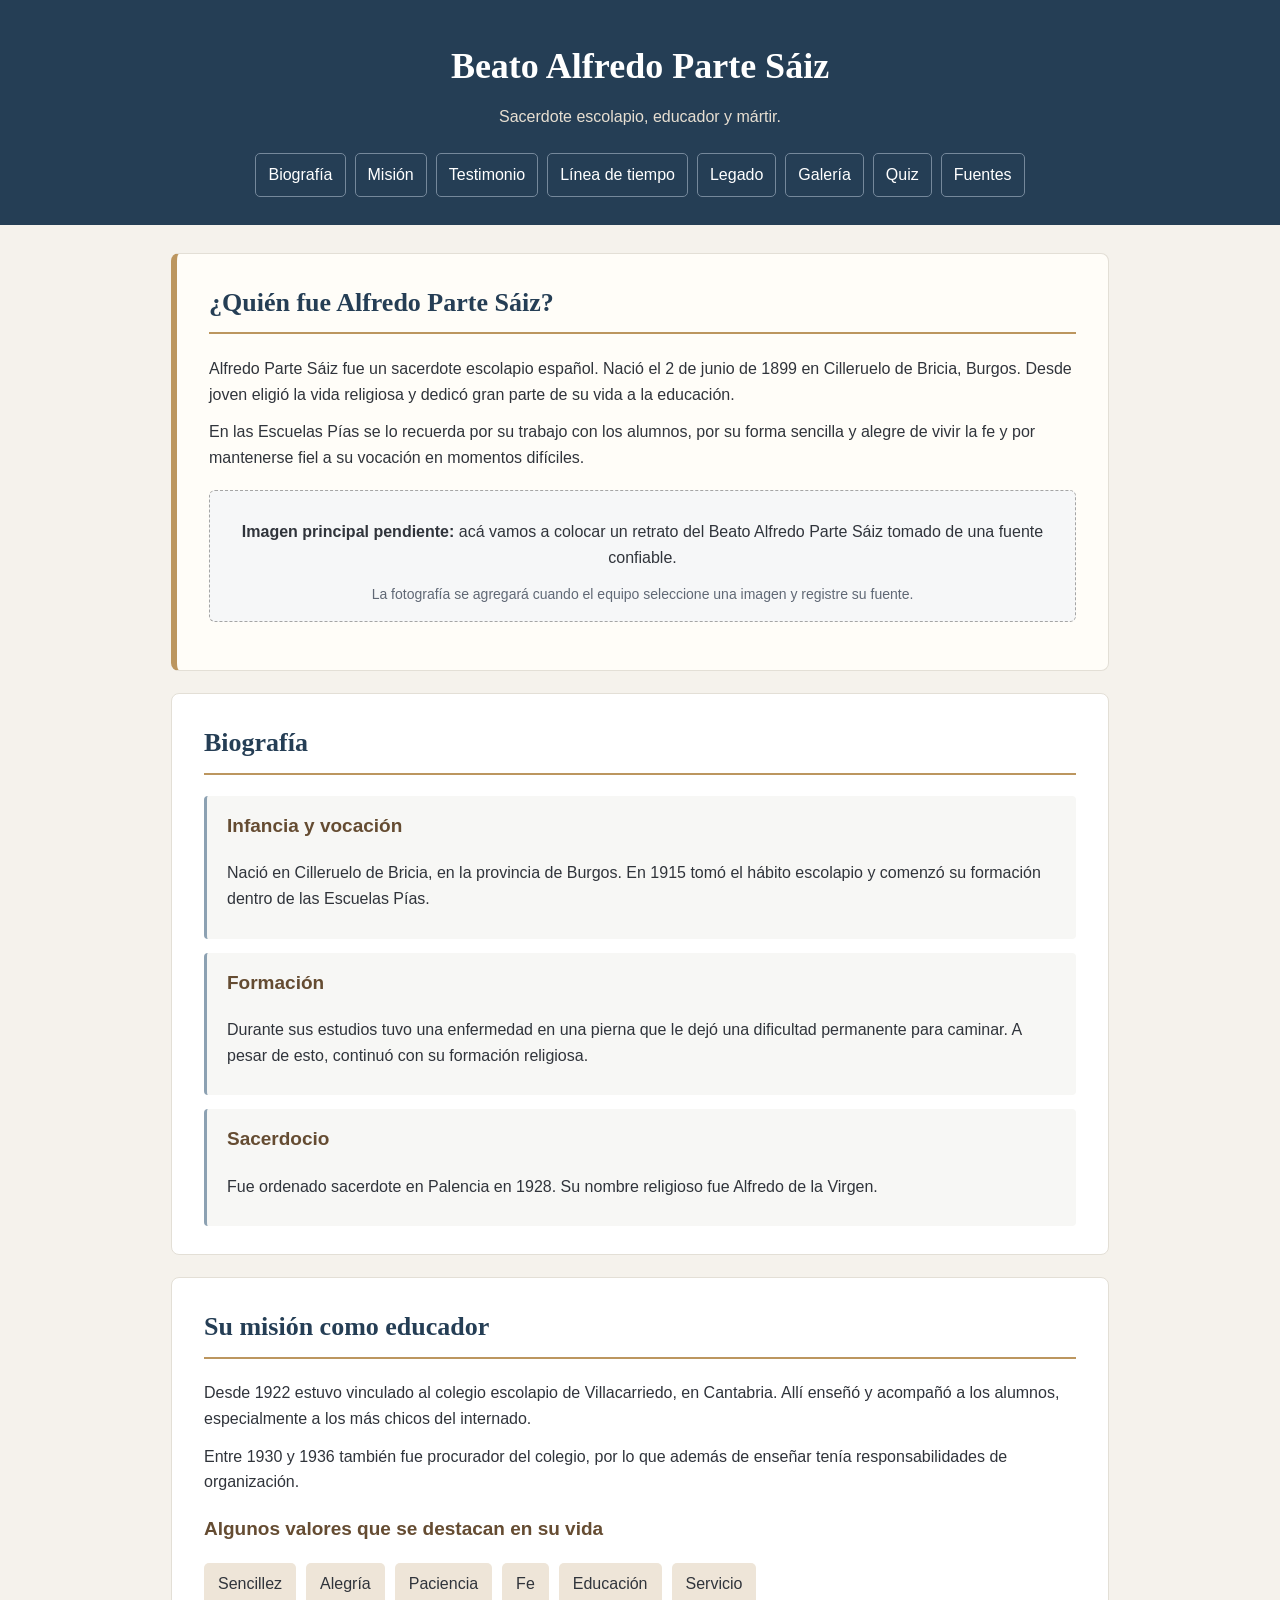
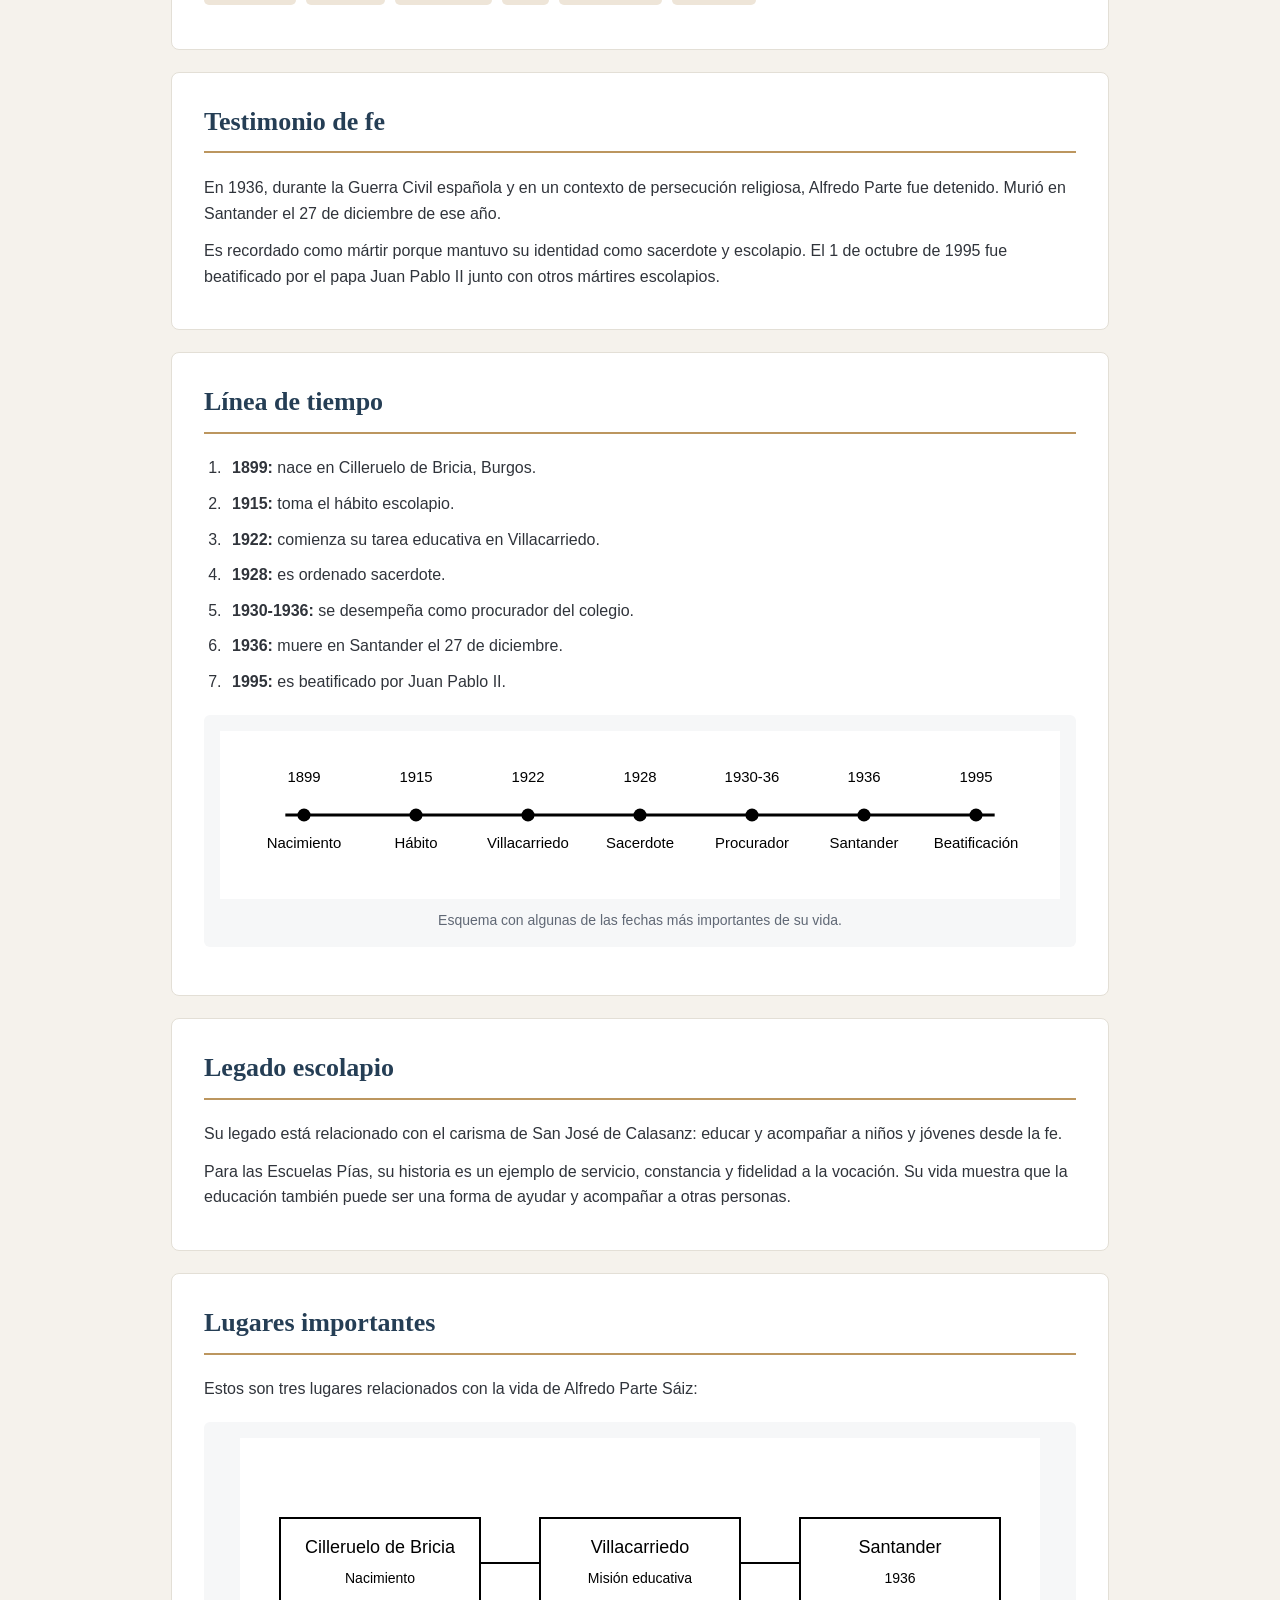
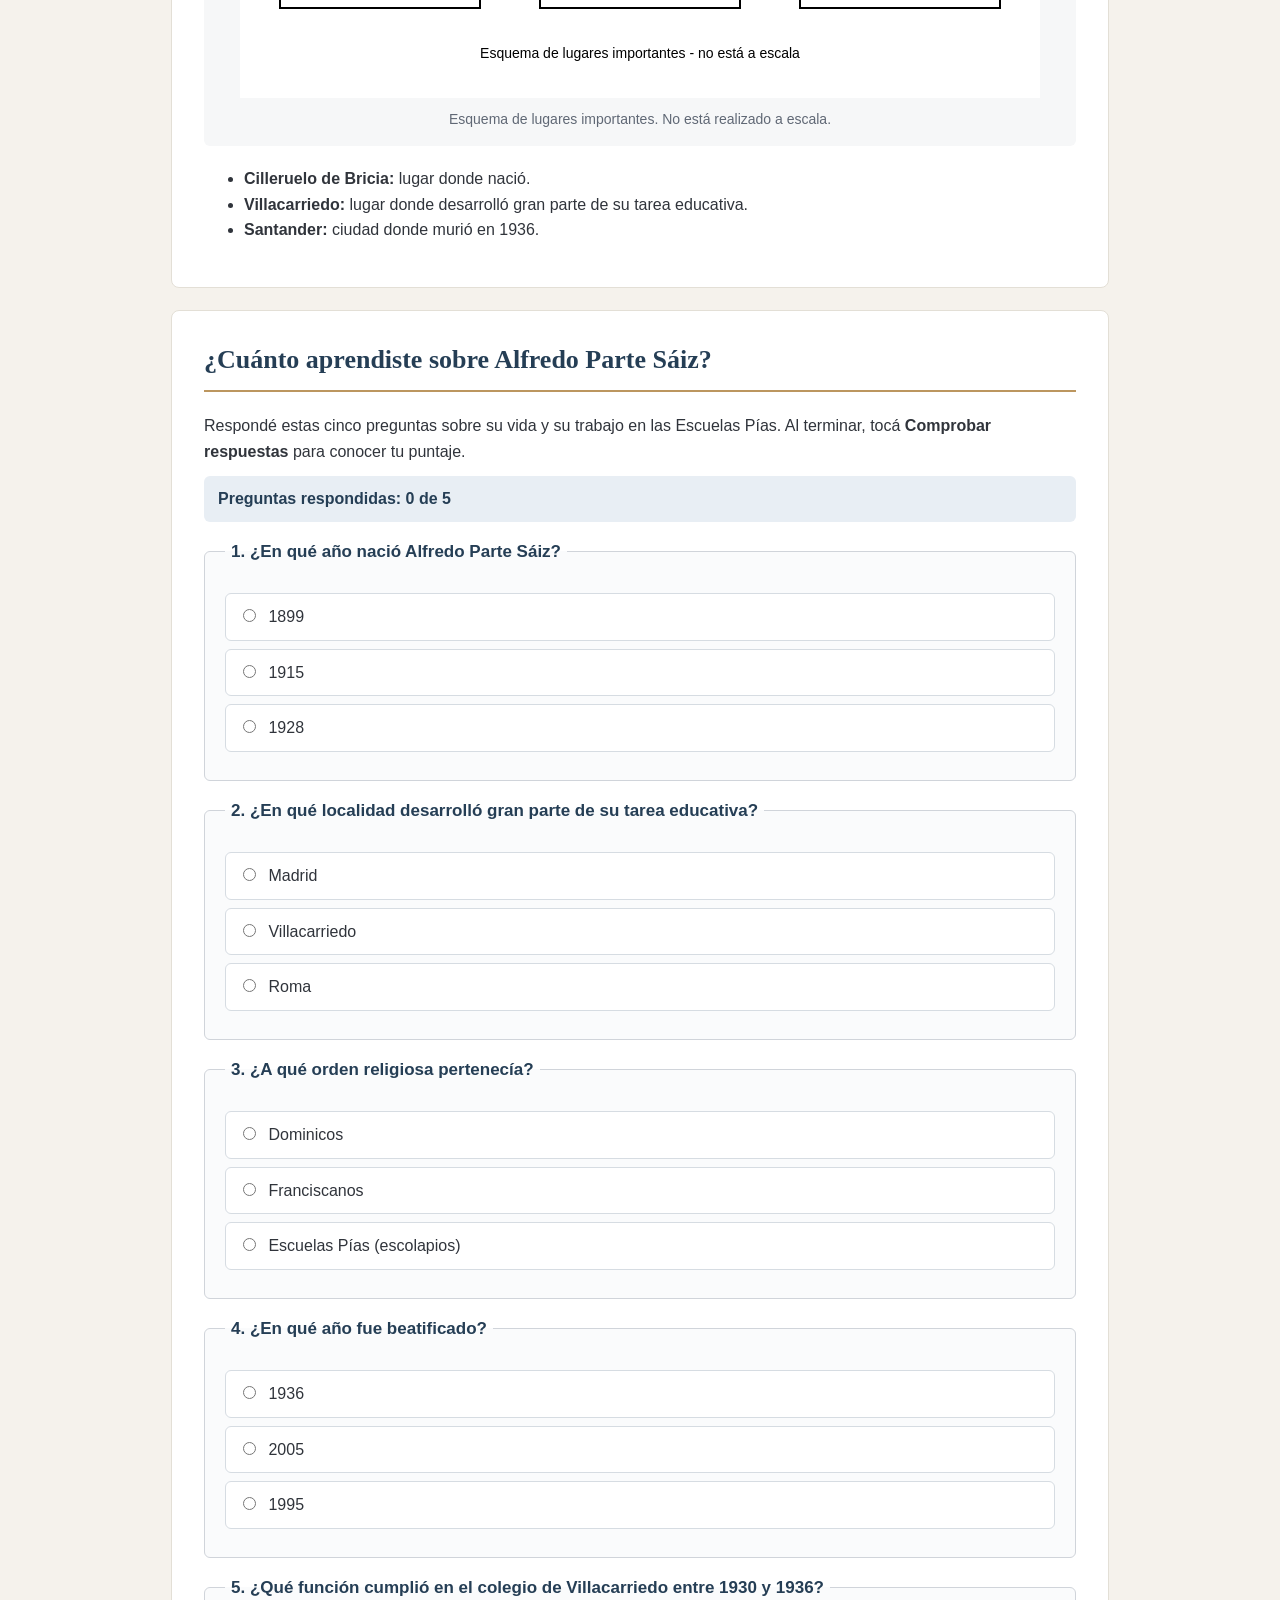
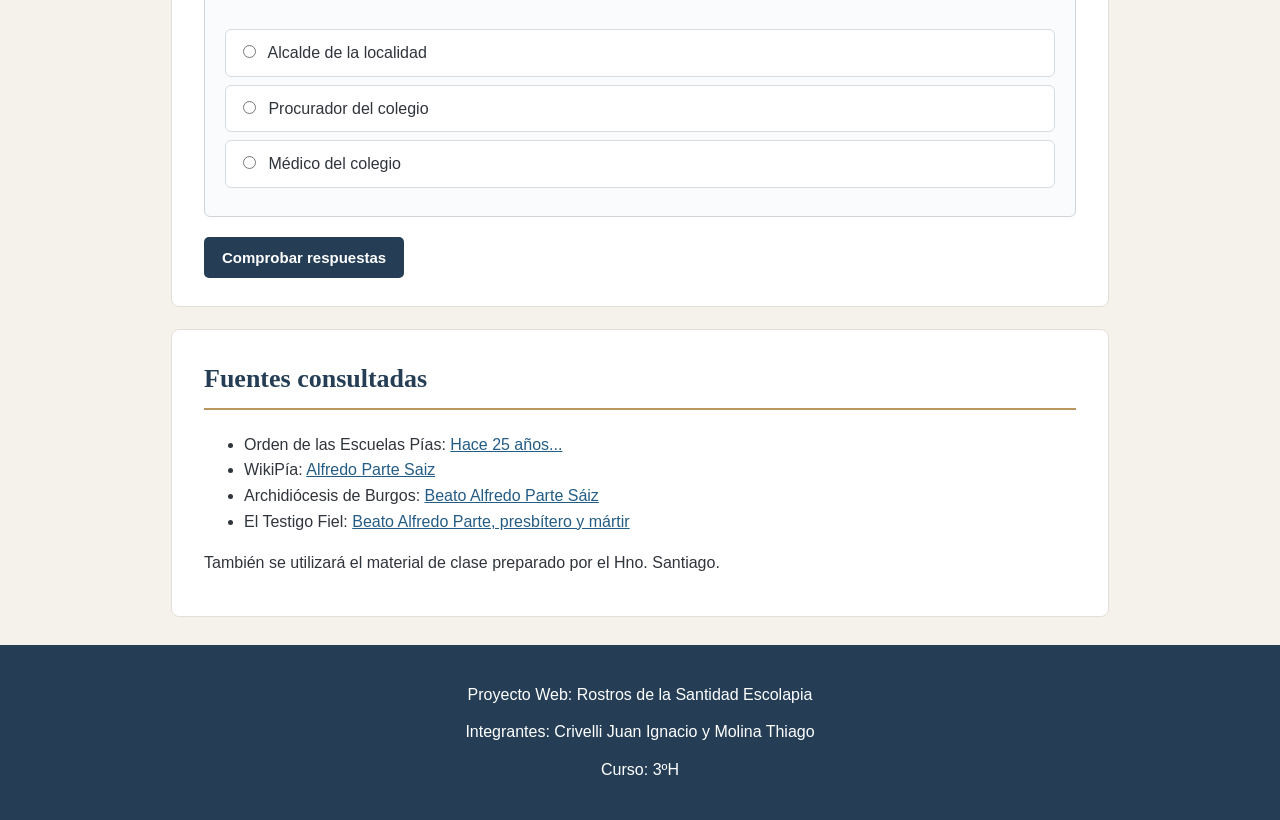
<file: index.html>
<!DOCTYPE html>
<html lang="es">
<head>
    <meta charset="UTF-8">
    <meta name="viewport" content="width=device-width, initial-scale=1.0">
    <title>Beato Alfredo Parte Sáiz</title>
    <link rel="stylesheet" href="style.css">
    <script src="script.js" defer></script>
</head>

<body>

    <header id="inicio">
        <h1>Beato Alfredo Parte Sáiz</h1>
        <p>Sacerdote escolapio, educador y mártir.</p>

        <nav aria-label="Menú principal">
            <a href="#biografia">Biografía</a>
            <a href="#mision">Misión</a>
            <a href="#testimonio">Testimonio</a>
            <a href="#linea-tiempo">Línea de tiempo</a>
            <a href="#legado">Legado</a>
            <a href="#galeria">Galería</a>
            <a href="#quiz">Quiz</a>
            <a href="#fuentes">Fuentes</a>
        </nav>
    </header>

    <main>

        <section id="presentacion" class="destacado">
            <h2>¿Quién fue Alfredo Parte Sáiz?</h2>

            <p>
                Alfredo Parte Sáiz fue un sacerdote escolapio español. Nació el
                2 de junio de 1899 en Cilleruelo de Bricia, Burgos. Desde joven
                eligió la vida religiosa y dedicó gran parte de su vida a la educación.
            </p>

            <p>
                En las Escuelas Pías se lo recuerda por su trabajo con los alumnos,
                por su forma sencilla y alegre de vivir la fe y por mantenerse fiel
                a su vocación en momentos difíciles.
            </p>

            <figure class="imagen-pendiente">
                <p>
                    <strong>Imagen principal pendiente:</strong>
                    acá vamos a colocar un retrato del Beato Alfredo Parte Sáiz
                    tomado de una fuente confiable.
                </p>
                <figcaption>
                    La fotografía se agregará cuando el equipo seleccione una imagen y registre su fuente.
                </figcaption>
            </figure>
        </section>


        <section id="biografia">
            <h2>Biografía</h2>

            <article>
                <h3>Infancia y vocación</h3>
                <p>
                    Nació en Cilleruelo de Bricia, en la provincia de Burgos.
                    En 1915 tomó el hábito escolapio y comenzó su formación dentro
                    de las Escuelas Pías.
                </p>
            </article>

            <article>
                <h3>Formación</h3>
                <p>
                    Durante sus estudios tuvo una enfermedad en una pierna que le
                    dejó una dificultad permanente para caminar. A pesar de esto,
                    continuó con su formación religiosa.
                </p>
            </article>

            <article>
                <h3>Sacerdocio</h3>
                <p>
                    Fue ordenado sacerdote en Palencia en 1928. Su nombre religioso
                    fue Alfredo de la Virgen.
                </p>
            </article>
        </section>


        <section id="mision">
            <h2>Su misión como educador</h2>

            <p>
                Desde 1922 estuvo vinculado al colegio escolapio de Villacarriedo,
                en Cantabria. Allí enseñó y acompañó a los alumnos, especialmente
                a los más chicos del internado.
            </p>

            <p>
                Entre 1930 y 1936 también fue procurador del colegio, por lo que
                además de enseñar tenía responsabilidades de organización.
            </p>

            <h3>Algunos valores que se destacan en su vida</h3>
            <ul>
                <li>Sencillez</li>
                <li>Alegría</li>
                <li>Paciencia</li>
                <li>Fe</li>
                <li>Educación</li>
                <li>Servicio</li>
            </ul>
        </section>


        <section id="testimonio">
            <h2>Testimonio de fe</h2>

            <p>
                En 1936, durante la Guerra Civil española y en un contexto de
                persecución religiosa, Alfredo Parte fue detenido. Murió en Santander
                el 27 de diciembre de ese año.
            </p>

            <p>
                Es recordado como mártir porque mantuvo su identidad como sacerdote
                y escolapio. El 1 de octubre de 1995 fue beatificado por el papa
                Juan Pablo II junto con otros mártires escolapios.
            </p>
        </section>


        <section id="linea-tiempo">
            <h2>Línea de tiempo</h2>

            <ol>
                <li><strong>1899:</strong> nace en Cilleruelo de Bricia, Burgos.</li>
                <li><strong>1915:</strong> toma el hábito escolapio.</li>
                <li><strong>1922:</strong> comienza su tarea educativa en Villacarriedo.</li>
                <li><strong>1928:</strong> es ordenado sacerdote.</li>
                <li><strong>1930-1936:</strong> se desempeña como procurador del colegio.</li>
                <li><strong>1936:</strong> muere en Santander el 27 de diciembre.</li>
                <li><strong>1995:</strong> es beatificado por Juan Pablo II.</li>
            </ol>

            <figure>
                <img src="img/linea-tiempo.svg"
                     alt="Línea de tiempo con fechas importantes de la vida de Alfredo Parte Sáiz"
                     width="900">
                <figcaption>
                    Esquema con algunas de las fechas más importantes de su vida.
                </figcaption>
            </figure>
        </section>


        <section id="legado">
            <h2>Legado escolapio</h2>

            <p>
                Su legado está relacionado con el carisma de San José de Calasanz:
                educar y acompañar a niños y jóvenes desde la fe.
            </p>

            <p>
                Para las Escuelas Pías, su historia es un ejemplo de servicio,
                constancia y fidelidad a la vocación. Su vida muestra que la educación
                también puede ser una forma de ayudar y acompañar a otras personas.
            </p>
        </section>


        <section id="galeria">
            <h2>Lugares importantes</h2>

            <p>
                Estos son tres lugares relacionados con la vida de Alfredo Parte Sáiz:
            </p>

            <figure>
                <img src="img/lugares-importantes.svg"
                     alt="Esquema de Cilleruelo de Bricia, Villacarriedo y Santander"
                     width="800">
                <figcaption>
                    Esquema de lugares importantes. No está realizado a escala.
                </figcaption>
            </figure>

            <ul>
                <li><strong>Cilleruelo de Bricia:</strong> lugar donde nació.</li>
                <li><strong>Villacarriedo:</strong> lugar donde desarrolló gran parte de su tarea educativa.</li>
                <li><strong>Santander:</strong> ciudad donde murió en 1936.</li>
            </ul>
        </section>


        <section id="quiz">
            <h2>¿Cuánto aprendiste sobre Alfredo Parte Sáiz?</h2>
            <p id="indicaciones-quiz">
                Respondé estas cinco preguntas sobre su vida y su trabajo en las Escuelas Pías.
                Al terminar, tocá <strong>Comprobar respuestas</strong> para conocer tu puntaje.
            </p>

            <p id="progreso-quiz" class="progreso-quiz" aria-live="polite">
                Preguntas respondidas: 0 de 5
            </p>

            <form id="formulario-quiz" aria-describedby="indicaciones-quiz" novalidate>
                <fieldset data-pregunta="pregunta1">
                    <legend>1. ¿En qué año nació Alfredo Parte Sáiz?</legend>
                    <label><input type="radio" name="pregunta1" value="1899"> 1899</label>
                    <label><input type="radio" name="pregunta1" value="1915"> 1915</label>
                    <label><input type="radio" name="pregunta1" value="1928"> 1928</label>
                    <p class="feedback-pregunta" hidden></p>
                </fieldset>

                <fieldset data-pregunta="pregunta2">
                    <legend>2. ¿En qué localidad desarrolló gran parte de su tarea educativa?</legend>
                    <label><input type="radio" name="pregunta2" value="madrid"> Madrid</label>
                    <label><input type="radio" name="pregunta2" value="villacarriedo"> Villacarriedo</label>
                    <label><input type="radio" name="pregunta2" value="roma"> Roma</label>
                    <p class="feedback-pregunta" hidden></p>
                </fieldset>

                <fieldset data-pregunta="pregunta3">
                    <legend>3. ¿A qué orden religiosa pertenecía?</legend>
                    <label><input type="radio" name="pregunta3" value="dominicos"> Dominicos</label>
                    <label><input type="radio" name="pregunta3" value="franciscanos"> Franciscanos</label>
                    <label><input type="radio" name="pregunta3" value="escolapios"> Escuelas Pías (escolapios)</label>
                    <p class="feedback-pregunta" hidden></p>
                </fieldset>

                <fieldset data-pregunta="pregunta4">
                    <legend>4. ¿En qué año fue beatificado?</legend>
                    <label><input type="radio" name="pregunta4" value="1936"> 1936</label>
                    <label><input type="radio" name="pregunta4" value="2005"> 2005</label>
                    <label><input type="radio" name="pregunta4" value="1995"> 1995</label>
                    <p class="feedback-pregunta" hidden></p>
                </fieldset>

                <fieldset data-pregunta="pregunta5">
                    <legend>5. ¿Qué función cumplió en el colegio de Villacarriedo entre 1930 y 1936?</legend>
                    <label><input type="radio" name="pregunta5" value="alcalde"> Alcalde de la localidad</label>
                    <label><input type="radio" name="pregunta5" value="procurador"> Procurador del colegio</label>
                    <label><input type="radio" name="pregunta5" value="medico"> Médico del colegio</label>
                    <p class="feedback-pregunta" hidden></p>
                </fieldset>

                <p id="aviso-quiz" class="aviso-quiz" role="alert" hidden></p>
                <div class="acciones-quiz">
                    <button type="submit" id="corregir-quiz">Comprobar respuestas</button>
                    <button type="button" id="reiniciar-quiz" class="boton-secundario" hidden>
                        Volver a intentarlo
                    </button>
                </div>
            </form>

            <div id="resultado-quiz" class="resultado-quiz" role="status" aria-live="polite" tabindex="-1" hidden></div>
        </section>


        <section id="fuentes">
            <h2>Fuentes consultadas</h2>

            <ul>
                <li>
                    Orden de las Escuelas Pías:
                    <a href="https://scolopi.org/hace-25-anos/" target="_blank">
                        Hace 25 años...
                    </a>
                </li>

                <li>
                    WikiPía:
                    <a href="https://wiki.scolopi.net/w/index.php?title=Alfredo_Parte_Saiz" target="_blank">
                        Alfredo Parte Saiz
                    </a>
                </li>

                <li>
                    Archidiócesis de Burgos:
                    <a href="https://www.archiburgos.es/calendario-eventos/beato-alfredo-parte-saiz-2026/2026-12-27" target="_blank">
                        Beato Alfredo Parte Sáiz
                    </a>
                </li>

                <li>
                    El Testigo Fiel:
                    <a href="https://eltestigofiel.org/index.php?idu=sn_4626" target="_blank">
                        Beato Alfredo Parte, presbítero y mártir
                    </a>
                </li>
            </ul>

            <p>
                También se utilizará el material de clase preparado por el Hno. Santiago.
            </p>
        </section>

    </main>


    <footer>
        <p>Proyecto Web: Rostros de la Santidad Escolapia</p>
        <p>Integrantes: Crivelli Juan Ignacio y Molina Thiago</p>
        <p>Curso: 3ºH</p>
    </footer>

</body>
</html>
</file>
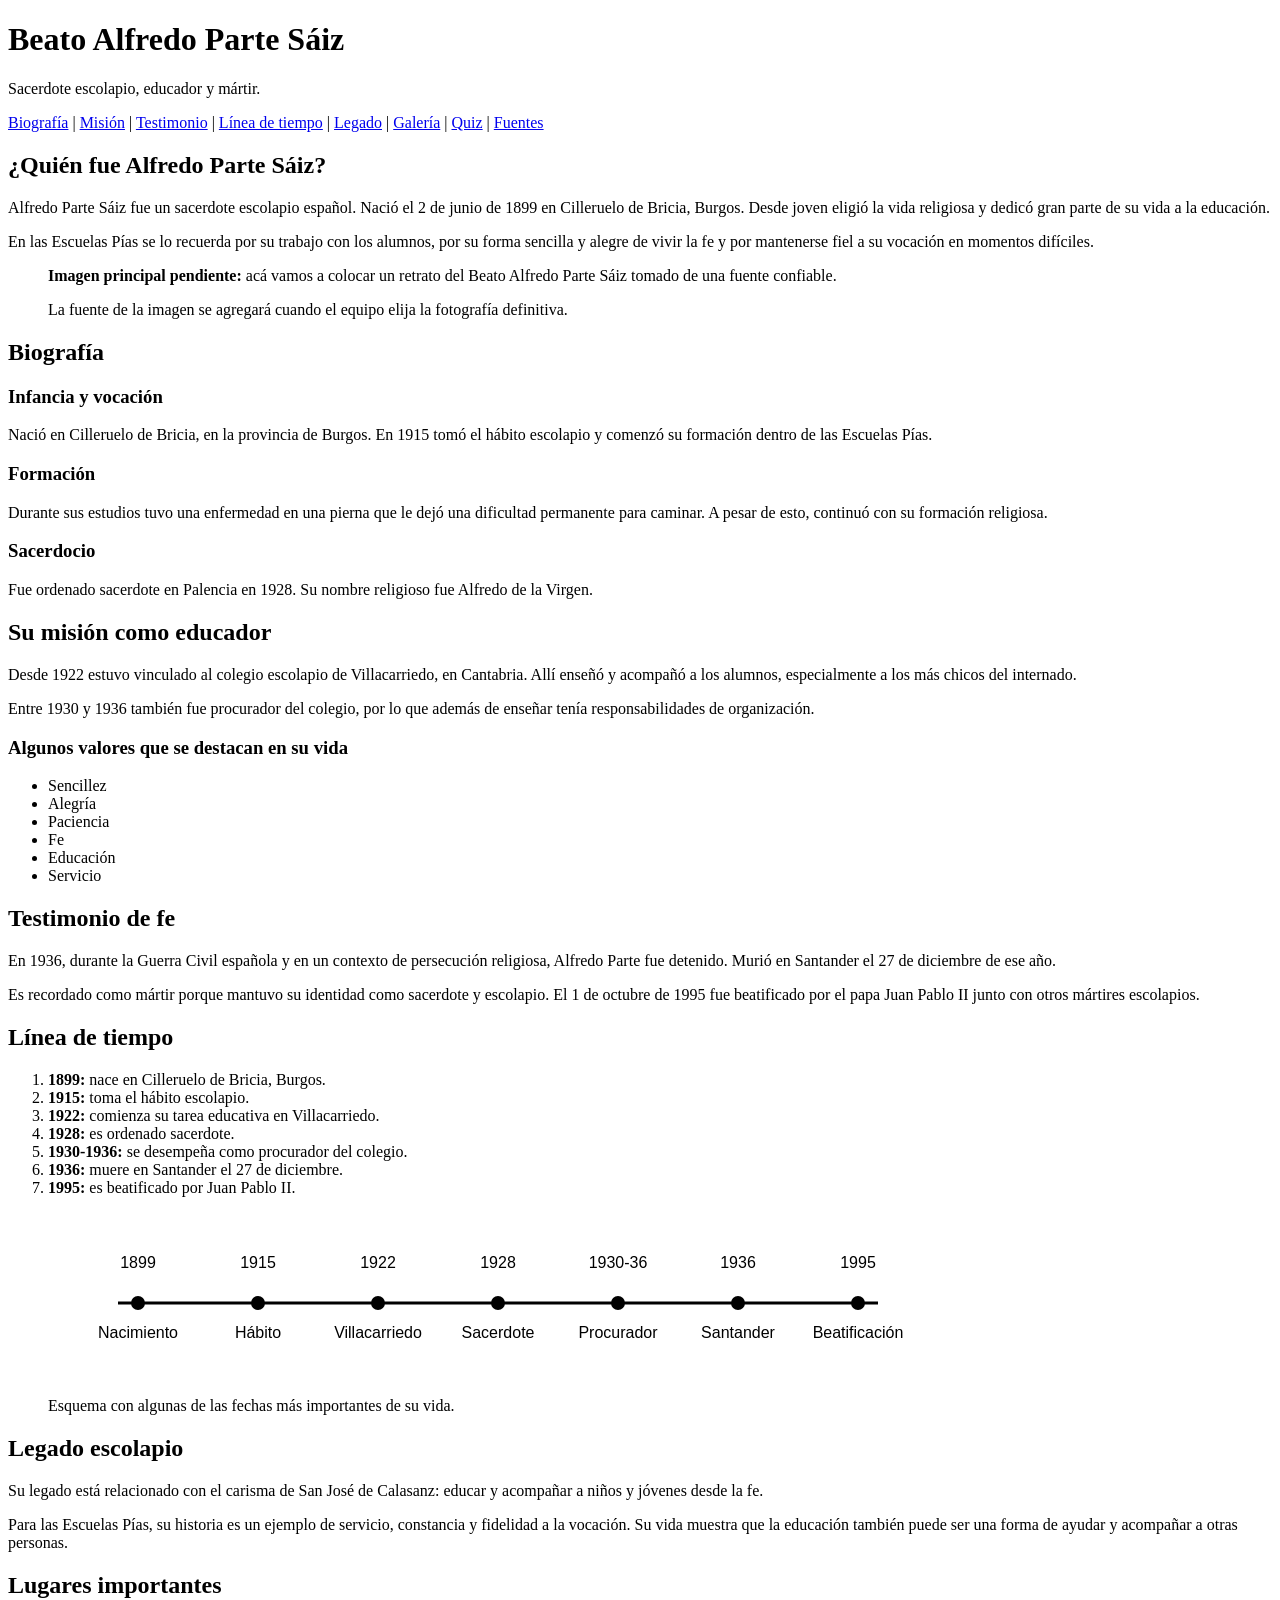
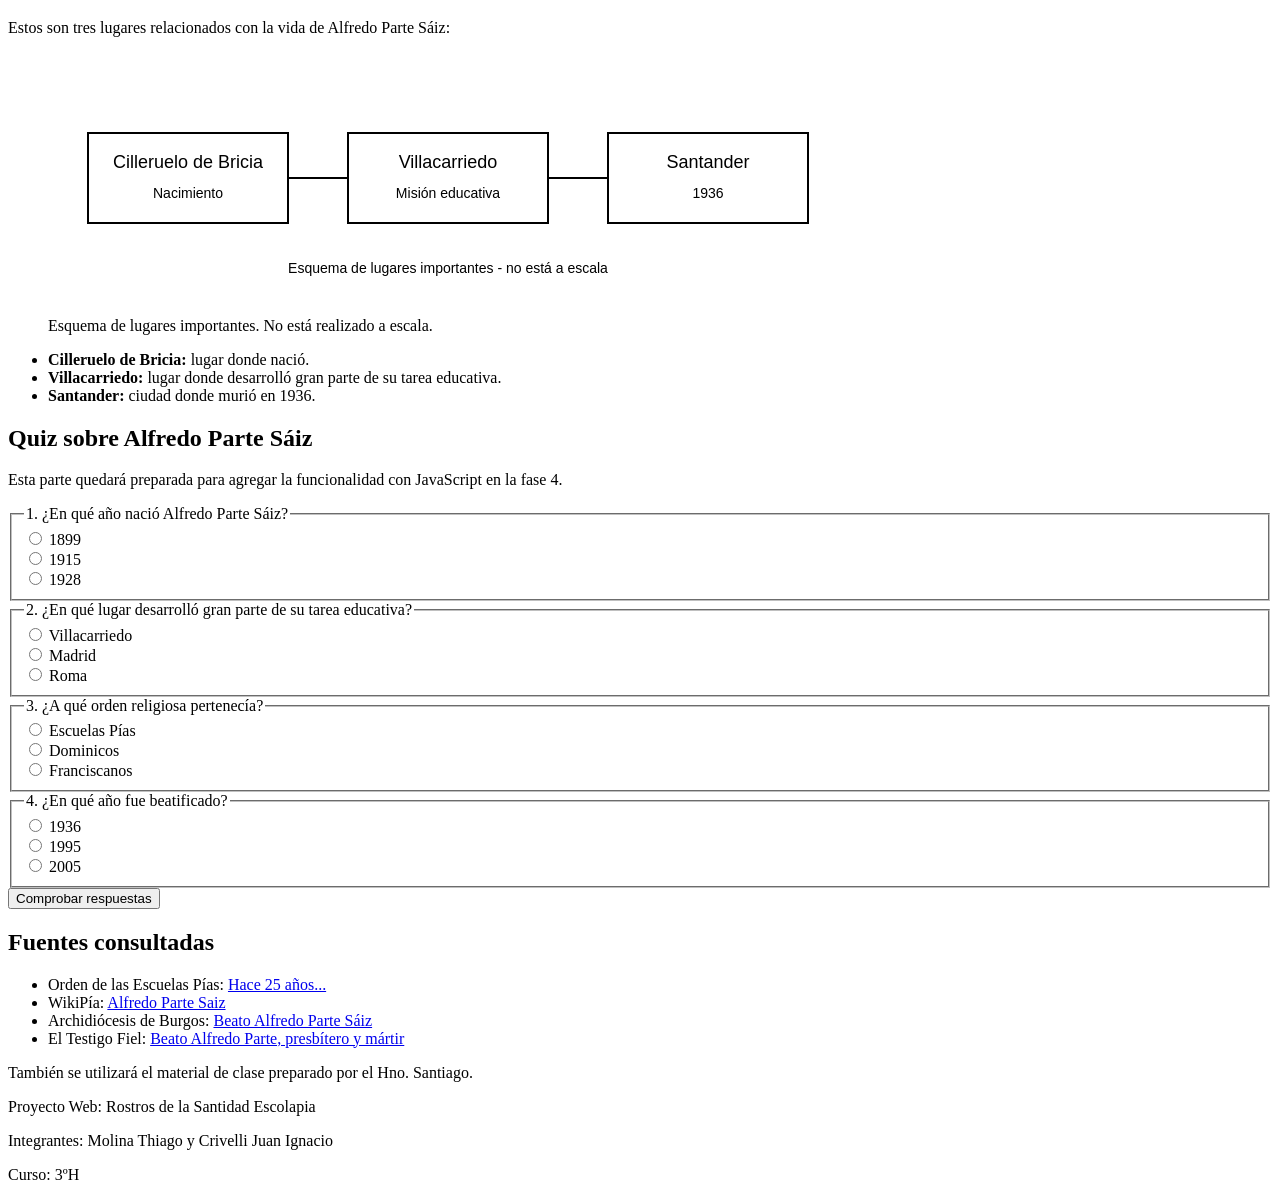
<file: proyecto_fase2/index.html>
<!DOCTYPE html>
<html lang="es">
<head>
    <meta charset="UTF-8">
    <meta name="viewport" content="width=device-width, initial-scale=1.0">
    <title>Beato Alfredo Parte Sáiz</title>
</head>

<body>

    <header id="inicio">
        <h1>Beato Alfredo Parte Sáiz</h1>
        <p>Sacerdote escolapio, educador y mártir.</p>

        <nav>
            <a href="#biografia">Biografía</a> |
            <a href="#mision">Misión</a> |
            <a href="#testimonio">Testimonio</a> |
            <a href="#linea-tiempo">Línea de tiempo</a> |
            <a href="#legado">Legado</a> |
            <a href="#galeria">Galería</a> |
            <a href="#quiz">Quiz</a> |
            <a href="#fuentes">Fuentes</a>
        </nav>
    </header>

    <main>

        <section id="presentacion">
            <h2>¿Quién fue Alfredo Parte Sáiz?</h2>

            <p>
                Alfredo Parte Sáiz fue un sacerdote escolapio español. Nació el
                2 de junio de 1899 en Cilleruelo de Bricia, Burgos. Desde joven
                eligió la vida religiosa y dedicó gran parte de su vida a la educación.
            </p>

            <p>
                En las Escuelas Pías se lo recuerda por su trabajo con los alumnos,
                por su forma sencilla y alegre de vivir la fe y por mantenerse fiel
                a su vocación en momentos difíciles.
            </p>

            <figure>
                <p>
                    <strong>Imagen principal pendiente:</strong>
                    acá vamos a colocar un retrato del Beato Alfredo Parte Sáiz
                    tomado de una fuente confiable.
                </p>
                <figcaption>
                    La fuente de la imagen se agregará cuando el equipo elija la fotografía definitiva.
                </figcaption>
            </figure>
        </section>


        <section id="biografia">
            <h2>Biografía</h2>

            <article>
                <h3>Infancia y vocación</h3>
                <p>
                    Nació en Cilleruelo de Bricia, en la provincia de Burgos.
                    En 1915 tomó el hábito escolapio y comenzó su formación dentro
                    de las Escuelas Pías.
                </p>
            </article>

            <article>
                <h3>Formación</h3>
                <p>
                    Durante sus estudios tuvo una enfermedad en una pierna que le
                    dejó una dificultad permanente para caminar. A pesar de esto,
                    continuó con su formación religiosa.
                </p>
            </article>

            <article>
                <h3>Sacerdocio</h3>
                <p>
                    Fue ordenado sacerdote en Palencia en 1928. Su nombre religioso
                    fue Alfredo de la Virgen.
                </p>
            </article>
        </section>


        <section id="mision">
            <h2>Su misión como educador</h2>

            <p>
                Desde 1922 estuvo vinculado al colegio escolapio de Villacarriedo,
                en Cantabria. Allí enseñó y acompañó a los alumnos, especialmente
                a los más chicos del internado.
            </p>

            <p>
                Entre 1930 y 1936 también fue procurador del colegio, por lo que
                además de enseñar tenía responsabilidades de organización.
            </p>

            <h3>Algunos valores que se destacan en su vida</h3>
            <ul>
                <li>Sencillez</li>
                <li>Alegría</li>
                <li>Paciencia</li>
                <li>Fe</li>
                <li>Educación</li>
                <li>Servicio</li>
            </ul>
        </section>


        <section id="testimonio">
            <h2>Testimonio de fe</h2>

            <p>
                En 1936, durante la Guerra Civil española y en un contexto de
                persecución religiosa, Alfredo Parte fue detenido. Murió en Santander
                el 27 de diciembre de ese año.
            </p>

            <p>
                Es recordado como mártir porque mantuvo su identidad como sacerdote
                y escolapio. El 1 de octubre de 1995 fue beatificado por el papa
                Juan Pablo II junto con otros mártires escolapios.
            </p>
        </section>


        <section id="linea-tiempo">
            <h2>Línea de tiempo</h2>

            <ol>
                <li><strong>1899:</strong> nace en Cilleruelo de Bricia, Burgos.</li>
                <li><strong>1915:</strong> toma el hábito escolapio.</li>
                <li><strong>1922:</strong> comienza su tarea educativa en Villacarriedo.</li>
                <li><strong>1928:</strong> es ordenado sacerdote.</li>
                <li><strong>1930-1936:</strong> se desempeña como procurador del colegio.</li>
                <li><strong>1936:</strong> muere en Santander el 27 de diciembre.</li>
                <li><strong>1995:</strong> es beatificado por Juan Pablo II.</li>
            </ol>

            <figure>
                <img src="img/linea-tiempo.svg"
                     alt="Línea de tiempo con fechas importantes de la vida de Alfredo Parte Sáiz"
                     width="900">
                <figcaption>
                    Esquema con algunas de las fechas más importantes de su vida.
                </figcaption>
            </figure>
        </section>


        <section id="legado">
            <h2>Legado escolapio</h2>

            <p>
                Su legado está relacionado con el carisma de San José de Calasanz:
                educar y acompañar a niños y jóvenes desde la fe.
            </p>

            <p>
                Para las Escuelas Pías, su historia es un ejemplo de servicio,
                constancia y fidelidad a la vocación. Su vida muestra que la educación
                también puede ser una forma de ayudar y acompañar a otras personas.
            </p>
        </section>


        <section id="galeria">
            <h2>Lugares importantes</h2>

            <p>
                Estos son tres lugares relacionados con la vida de Alfredo Parte Sáiz:
            </p>

            <figure>
                <img src="img/lugares-importantes.svg"
                     alt="Esquema de Cilleruelo de Bricia, Villacarriedo y Santander"
                     width="800">
                <figcaption>
                    Esquema de lugares importantes. No está realizado a escala.
                </figcaption>
            </figure>

            <ul>
                <li><strong>Cilleruelo de Bricia:</strong> lugar donde nació.</li>
                <li><strong>Villacarriedo:</strong> lugar donde desarrolló gran parte de su tarea educativa.</li>
                <li><strong>Santander:</strong> ciudad donde murió en 1936.</li>
            </ul>
        </section>


        <section id="quiz">
            <h2>Quiz sobre Alfredo Parte Sáiz</h2>

            <p>
                Esta parte quedará preparada para agregar la funcionalidad con JavaScript
                en la fase 4.
            </p>

            <form>
                <fieldset>
                    <legend>1. ¿En qué año nació Alfredo Parte Sáiz?</legend>

                    <label>
                        <input type="radio" name="pregunta1" value="1899">
                        1899
                    </label><br>

                    <label>
                        <input type="radio" name="pregunta1" value="1915">
                        1915
                    </label><br>

                    <label>
                        <input type="radio" name="pregunta1" value="1928">
                        1928
                    </label>
                </fieldset>

                <fieldset>
                    <legend>2. ¿En qué lugar desarrolló gran parte de su tarea educativa?</legend>

                    <label>
                        <input type="radio" name="pregunta2" value="villacarriedo">
                        Villacarriedo
                    </label><br>

                    <label>
                        <input type="radio" name="pregunta2" value="madrid">
                        Madrid
                    </label><br>

                    <label>
                        <input type="radio" name="pregunta2" value="roma">
                        Roma
                    </label>
                </fieldset>

                <fieldset>
                    <legend>3. ¿A qué orden religiosa pertenecía?</legend>

                    <label>
                        <input type="radio" name="pregunta3" value="escolapios">
                        Escuelas Pías
                    </label><br>

                    <label>
                        <input type="radio" name="pregunta3" value="dominicos">
                        Dominicos
                    </label><br>

                    <label>
                        <input type="radio" name="pregunta3" value="franciscanos">
                        Franciscanos
                    </label>
                </fieldset>

                <fieldset>
                    <legend>4. ¿En qué año fue beatificado?</legend>

                    <label>
                        <input type="radio" name="pregunta4" value="1936">
                        1936
                    </label><br>

                    <label>
                        <input type="radio" name="pregunta4" value="1995">
                        1995
                    </label><br>

                    <label>
                        <input type="radio" name="pregunta4" value="2005">
                        2005
                    </label>
                </fieldset>

                <button type="button">Comprobar respuestas</button>
            </form>

            <!-- En la fase 4 este botón se conectará con JavaScript -->
        </section>


        <section id="fuentes">
            <h2>Fuentes consultadas</h2>

            <ul>
                <li>
                    Orden de las Escuelas Pías:
                    <a href="https://scolopi.org/hace-25-anos/" target="_blank">
                        Hace 25 años...
                    </a>
                </li>

                <li>
                    WikiPía:
                    <a href="https://wiki.scolopi.net/w/index.php?title=Alfredo_Parte_Saiz" target="_blank">
                        Alfredo Parte Saiz
                    </a>
                </li>

                <li>
                    Archidiócesis de Burgos:
                    <a href="https://www.archiburgos.es/calendario-eventos/beato-alfredo-parte-saiz-2026/2026-12-27" target="_blank">
                        Beato Alfredo Parte Sáiz
                    </a>
                </li>

                <li>
                    El Testigo Fiel:
                    <a href="https://eltestigofiel.org/index.php?idu=sn_4626" target="_blank">
                        Beato Alfredo Parte, presbítero y mártir
                    </a>
                </li>
            </ul>

            <p>
                También se utilizará el material de clase preparado por el Hno. Santiago.
            </p>
        </section>

    </main>


    <footer>
        <p>Proyecto Web: Rostros de la Santidad Escolapia</p>
        <p>Integrantes: Molina Thiago y Crivelli Juan Ignacio</p>
        <p>Curso: 3ºH</p>
    </footer>

</body>
</html>
</file>
<file: style.css>
/* Estilos generales de la página */
* {
    box-sizing: border-box;
}

html {
    scroll-behavior: smooth;
}

body {
    margin: 0;
    background-color: #f5f2ec;
    color: #30343b;
    font-family: Arial, Helvetica, sans-serif;
    font-size: 16px;
    line-height: 1.6;
}

/* Encabezado y menú */
header {
    background-color: #253e55;
    color: white;
    text-align: center;
    padding: 38px 20px 28px;
}

header h1 {
    font-family: Georgia, 'Times New Roman', serif;
    font-size: 36px;
    margin: 0 0 8px;
}

header p {
    margin: 0;
    color: #e7dfd2;
}

nav {
    margin-top: 24px;
    display: flex;
    flex-wrap: wrap;
    justify-content: center;
    gap: 9px;
}

nav a {
    color: white;
    text-decoration: none;
    padding: 8px 12px;
    border: 1px solid #75889b;
    border-radius: 5px;
}

nav a:hover,
nav a:focus-visible {
    background-color: #b88b52;
    border-color: #b88b52;
    color: #1f2f40;
}

/* Contenido principal */
main {
    max-width: 970px;
    margin: 28px auto;
    padding: 0 16px;
}

section {
    background-color: white;
    margin-bottom: 22px;
    padding: 28px 32px;
    border: 1px solid #e3dfd6;
    border-radius: 8px;
}

h2 {
    color: #253e55;
    font-family: Georgia, 'Times New Roman', serif;
    font-size: 26px;
    margin-top: 0;
    border-bottom: 2px solid #bc965f;
    padding-bottom: 9px;
}

h3 {
    color: #654c32;
    font-size: 19px;
}

p {
    margin: 12px 0;
}

/* Presentación destacada: ejemplo de selector de clase */
.destacado {
    border-left: 6px solid #bc965f;
    background-color: #fffdf8;
}

/* Tarjetas dentro de la biografía */
article {
    background-color: #f7f7f5;
    padding: 15px 20px;
    margin-top: 14px;
    border-left: 3px solid #8ca1b2;
    border-radius: 4px;
}

article h3 {
    margin-top: 0;
}

/* Lista de valores */
#mision ul {
    display: flex;
    flex-wrap: wrap;
    gap: 10px;
    padding-left: 0;
    list-style: none;
}

#mision li {
    background-color: #eee5d8;
    padding: 8px 14px;
    border-radius: 5px;
}

/* Línea de tiempo */
#linea-tiempo ol {
    padding-left: 22px;
}

#linea-tiempo li {
    margin-bottom: 10px;
    padding-left: 6px;
}

/* Imágenes y sus descripciones */
figure {
    margin: 20px 0;
    padding: 16px;
    background-color: #f6f7f8;
    border-radius: 6px;
    text-align: center;
}

img {
    display: block;
    max-width: 100%;
    height: auto;
    margin: 0 auto;
}

figcaption {
    color: #606875;
    font-size: 14px;
    margin-top: 10px;
}

.imagen-pendiente {
    border: 1px dashed #a5a5a5;
}

/* Preguntas del cuestionario */
fieldset {
    margin: 16px 0;
    padding: 16px 20px;
    border: 1px solid #d0d4da;
    border-radius: 6px;
}

legend {
    font-weight: bold;
    color: #253e55;
}

form label {
    display: block;
    margin: 7px 0;
}

input[type="radio"] {
    margin-right: 8px;
}

button {
    background-color: #253e55;
    color: white;
    border: none;
    border-radius: 5px;
    padding: 12px 18px;
    font-size: 15px;
}

button:disabled {
    background-color: #7e8790;
    cursor: not-allowed;
}

/* Enlaces y pie de página */
a {
    color: #245c85;
}

footer {
    background-color: #253e55;
    color: white;
    text-align: center;
    padding: 25px 15px;
}

/* Ajustes para celulares */
@media (max-width: 600px) {
    header h1 {
        font-size: 28px;
    }

    nav a {
        font-size: 14px;
        padding: 7px 10px;
    }

    section {
        padding: 20px;
    }

    h2 {
        font-size: 23px;
    }
}

/* Fase 4: estilos del cuestionario interactivo */
#quiz .progreso-quiz {
    background-color: #e8eef4;
    color: #253e55;
    border-radius: 6px;
    padding: 10px 14px;
    font-weight: bold;
}

#quiz fieldset {
    background-color: #fafbfc;
    padding: 20px;
}

#quiz legend {
    padding: 0 6px;
    font-size: 17px;
}

#quiz label {
    display: block;
    padding: 10px 12px;
    margin: 8px 0;
    border: 1px solid #d6dce2;
    border-radius: 6px;
    cursor: pointer;
    background-color: white;
}

#quiz label:hover {
    border-color: #7794ae;
    background-color: #f0f5f9;
}

#quiz label:focus-within {
    outline: 2px solid #245c85;
    outline-offset: 2px;
}

#quiz label.opcion-correcta {
    background-color: #e2f2e8;
    border-color: #277048;
    color: #175434;
    font-weight: bold;
}

#quiz label.opcion-incorrecta {
    background-color: #fce9e7;
    border-color: #b74741;
    color: #8e2823;
}

#quiz fieldset.pregunta-correcta {
    border-left: 5px solid #277048;
}

#quiz fieldset.pregunta-incorrecta {
    border-left: 5px solid #b74741;
}

#quiz .feedback-pregunta {
    margin-top: 14px;
    font-weight: bold;
}

#quiz .aviso-quiz {
    padding: 12px 14px;
    color: #7f3224;
    background-color: #fff0eb;
    border: 1px solid #bd6a54;
    border-radius: 6px;
}

#quiz .acciones-quiz {
    display: flex;
    flex-wrap: wrap;
    gap: 12px;
    margin-top: 20px;
}

#quiz button {
    cursor: pointer;
    font-weight: bold;
}

#quiz button:hover:not(:disabled) {
    background-color: #365e7f;
}

#quiz button.boton-secundario {
    background-color: #ede5d8;
    color: #253e55;
    border: 1px solid #b8a68c;
}

#quiz button.boton-secundario:hover {
    background-color: #ddd0b9;
}

#quiz .resultado-quiz {
    margin-top: 18px;
    padding: 18px;
    border: 2px solid #7794ae;
    background-color: #eef4f8;
    color: #253e55;
    border-radius: 7px;
    font-weight: bold;
    font-size: 18px;
}

#quiz [hidden] {
    display: none;
}
</file>
